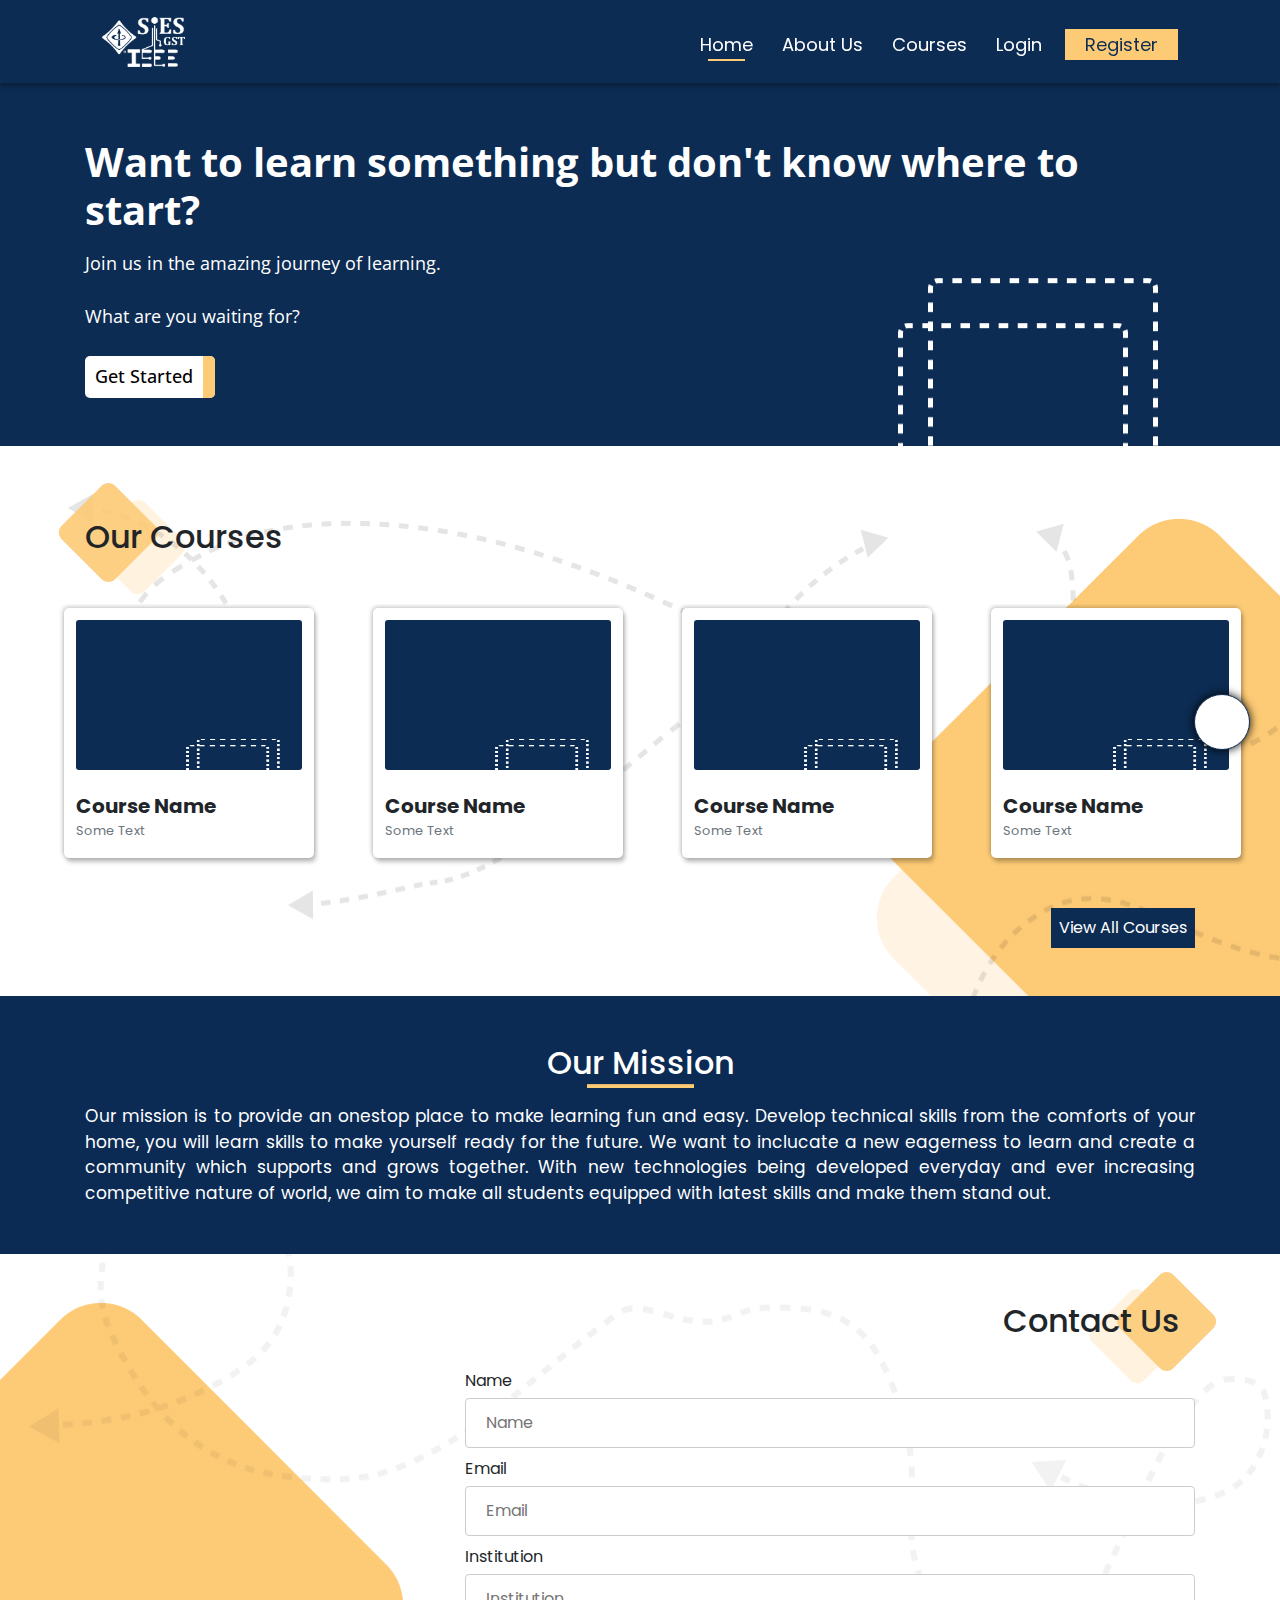
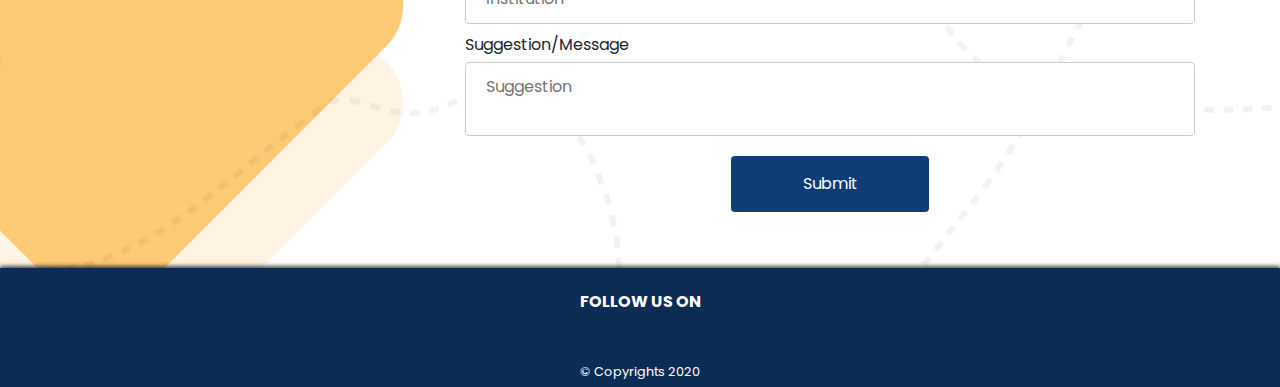
<file: index.html>
<!DOCTYPE html>
<html>
<head>
    <title>Welcome to IEEE SIESGST</title>

    <!-- Meta tag Keywords -->
    <meta name="viewport" content="width=device-width, initial-scale=1">
    <meta charset="UTF-8" />
    <meta name="description" content="Official website of IEEE student chapter of SIES GST, Navi Mumbai.">
    <meta name="keywords" content="IEEE, ieee, sies, gst, siesgst, official, student, website, home">
    <meta name="author" content="IEEE SIES GST Student Chapter">

    <!--whatsapp and fb-->
    <meta property="og:title" content="IEEE SIES GST" />
    <meta property="og:description" content="Official website of IEEE student chapter of SIES GST, Navi Mumbai." />
    <meta property="og:url" content="https://ieeesiesgst.co.in" />
    <meta property="og:type" content="website" />
    <meta property="og:image" content="https://ieeesiesgst.co.in/images/ieeeicon.png" />
    <meta property="og:image:type" content="image/png" />
    <meta property="og:image:width" content="512" />
    <meta property="og:image:height" content="512" />
    <meta property="og:image:alt" content="IEEE SIES GST" />

    <!--twitter-->
    <meta property="twitter:card" content="summary_large_image" />
    <meta property="twitter:title" content="IEEE SIES GST" />
    <meta property="twitter:description" content="Official website of IEEE student chapter of SIES GST, Navi Mumbai." />
    <meta property="twitter:image" content="https://ieeesiesgst.co.in/images/ieeeicon.png" />

    <!-- Chrome, Firefox OS and Opera -->
    <meta name="theme-color" content="#000">
    <!-- Windows Phone -->
    <meta name="msapplication-navbutton-color" content="#000">
    <!-- iOS Safari -->
    <meta name="apple-mobile-web-app-status-bar-style" content="#000">

    <!-- //Meta tag Keywords -->
    
    <!-- Bootstrap -->
    <!-- CSS only -->
    <link rel="stylesheet" href="https://stackpath.bootstrapcdn.com/bootstrap/4.5.2/css/bootstrap.min.css" integrity="sha384-JcKb8q3iqJ61gNV9KGb8thSsNjpSL0n8PARn9HuZOnIxN0hoP+VmmDGMN5t9UJ0Z" crossorigin="anonymous">

    <!-- JS, Popper.js, and jQuery -->
    <script src="https://code.jquery.com/jquery-3.5.1.min.js" integrity="sha256-9/aliU8dGd2tb6OSsuzixeV4y/faTqgFtohetphbbj0=" crossorigin="anonymous"></script>
    <script src="https://cdn.jsdelivr.net/npm/popper.js@1.16.1/dist/umd/popper.min.js" integrity="sha384-9/reFTGAW83EW2RDu2S0VKaIzap3H66lZH81PoYlFhbGU+6BZp6G7niu735Sk7lN" crossorigin="anonymous"></script>
    <script src="https://stackpath.bootstrapcdn.com/bootstrap/4.5.2/js/bootstrap.min.js" integrity="sha384-B4gt1jrGC7Jh4AgTPSdUtOBvfO8shuf57BaghqFfPlYxofvL8/KUEfYiJOMMV+rV" crossorigin="anonymous"></script>

    <!-- CSS -->
    <link rel="stylesheet" href="css/style.css">
    
    <!-- Google Fonts -->
    <link href="https://fonts.googleapis.com/css2?family=Open+Sans:ital,wght@0,300;0,400;0,600;0,700;1,300;1,400;1,600;1,700&family=Poppins:ital,wght@0,300;0,400;0,500;0,600;0,700;1,300;1,400;1,500;1,600;1,700&display=swap" rel="stylesheet">

    <!-- FontAwesome -->
    <link rel="stylesheet" href="https://use.fontawesome.com/releases/v5.14.0/css/all.css" integrity="sha384-HzLeBuhoNPvSl5KYnjx0BT+WB0QEEqLprO+NBkkk5gbc67FTaL7XIGa2w1L0Xbgc" crossorigin="anonymous">

    <link rel="shortcut icon" href="images/favicon.png">
    <link rel="icon" href="images/favicon.png">
    <link rel="apple-touch-icon" href="images/apple-touch-icon.png">


    <script type="text/javascript">
        
        function menu(){

            let x = document.getElementById("navbar");

            if(x.style.maxHeight == '60px' || x.style.maxHeight == '' || x.style.height == '60px'){
                x.style.maxHeight = " 1000px";
                document.getElementById('bar1').style.transform = 'rotate(-45deg) translate(-3px,7px)';
                document.getElementById('bar3').style.transform = 'rotate(45deg) translate(-3px,-7px)';
                document.getElementById('bar2').style.opacity = '0';
                document.getElementById('notnav').style.display = 'block';
                setTimeout(function() {
                    x.style.transition = '';
                    x.style.transition = '0.5s cubic-bezier(0, 1, 0, 1)';
                }, 500);
            }
            else
            {
                x.style.maxHeight = "60px";
                document.getElementById('bar1').style.transform = 'rotate(0deg) translate(0px,0px)';
                document.getElementById('bar3').style.transform = 'rotate(0deg) translate(0px,0px)';
                document.getElementById('bar2').style.opacity = '1';
                document.getElementById('notnav').style.display = 'none';
                setTimeout(function() {
                    x.style.transition = '';
                    x.style.transition = '1s ease-in;';
                }, 500);
            }
        }

        function navchange() {
            if(window.innerWidth > 850 && window.scrollY > 2)
            {
                document.getElementById('nav-logo-image').style.marginTop = '13px';
                document.getElementById('nav-logo-image').style.height = '44px';
                document.getElementById('navbar-ul').style.marginTop = '20px';
                document.getElementById('navbar').style.height = '70px';
            }

            else if(window.innerWidth > 850 && window.scrollY <= 2)
            {
                document.getElementById('nav-logo-image').style.marginTop = '17px';
                document.getElementById('nav-logo-image').style.height = '50px';
                document.getElementById('navbar-ul').style.marginTop = '29px';
                document.getElementById('navbar').style.height = '83px';
            }

            else
            {
                document.getElementById('nav-logo-image').style.marginTop = '10px';
                document.getElementById('nav-logo-image').style.height = '40px';
                document.getElementById('navbar-ul').style.marginTop = '60px';
                document.getElementById('navbar').style.height = 'auto';
            }
        }

        function course_scroll(x)
        {
            var scroll_course = document.getElementById('home-course-scroll');

            if(window.innerWidth>576)
            {
                if(x==1)
                {
                    scroll_course.scroll(scroll_course.scrollLeft-500,0);
                }

                else if(x==2)
                {
                    scroll_course.scroll(scroll_course.scrollLeft+500,0);
                }

                if(scroll_course.scrollLeft>0)
                {
                    $('.home-course-button-left').css('display','block');
                }
                else
                {
                    $('.home-course-button-left').css('display','none');
                }

                if((scroll_course.scrollWidth - window.innerWidth)>scroll_course.scrollLeft)
                {
                    $('.home-course-button-right').css('display','block');
                }
                else
                {
                    $('.home-course-button-right').css('display','none');
                }
            }
            else
            {
                $('.home-course-button').css('display','none');
            }
        }

    </script>
    

</head>
<body>

	
    <nav class="position-fixed topnav" id="navbar">

        <div class="nav-logo position-absolute">
            <a href="#"><img src="images/IEEE SIESGST_Certificate Logo Vector.png" class="nav-logo-img" id="nav-logo-image" alt=""></a>
        </div>

        <div class="toggle-bars position-absolute" onclick="menu();">
            <div class="bar-1 bar" id="bar1"></div>
            <div class="bar-2 bar" id="bar2"></div>
            <div class="bar-3 bar" id="bar3"></div>
        </div>

        <ul class="navbar-ul mb-0" id="navbar-ul">
            <a href="#" class="navbar-link">
                <li class="navbar-list active"><div class="navbar-link-text d-inline">Home</div></li>
            </a>
            <a href="#" class="navbar-link">
                <li class="navbar-list"><div class="navbar-link-text d-inline">About Us</div></li>
            </a>
            <a href="#" class="navbar-link">
                <li class="navbar-list"><div class="navbar-link-text d-inline">Courses</div></li>
            </a>
            <a href="#" class="navbar-link">
                <li class="navbar-list"><div class="navbar-link-text d-inline">Login</div></li>
            </a>
            <a href="#" class="navbar-link" id="reg-link">
                <li class="navbar-list" id="reg-list"><div class="navbar-link-text d-inline">Register</div></li>
            </a>
        </ul>

    </nav>


    <div id="notnav" class="position-fixed h-100 w-100" onclick="menu();"></div>


    <!--Header-->
    <div class="header">
        <div class="container">
            <h1 class="pt-5 pb-3">Want to learn something but don't know where to start?</h1>
            <p>Join us in the amazing journey of learning.</p>
            <p>What are you waiting for?</p>
            <div class="pb-5">
              <div class="get-started"><h4>Get Started</h4><button class = "yellow-button"><i class = "fa fa-angle-right"></i></button></div>
            </div>
        </div>
    </div>
    <!--Header Ends-->


	
    <div id="home-courses" class="pb-5">
        <div class="home-head pt-5 pb-4 container my-sm-4 my-2">
            <h2 class="mb-0"><span class="box-bg-home-courses">Our Courses</span></h2>
        </div>
        <div class="home-course-div position-relative">

            <button class="home-course-button home-course-button-left position-absolute text-center btn" onclick="course_scroll(1);"><i class="fas fa-angle-double-left"></i></button>

            <button class="home-course-button home-course-button-right position-absolute text-center btn" onclick="course_scroll(2);"><i class="fas fa-angle-double-right"></i></button>

            <div class="home-course-scroll pb-5 pt-md-1 px-1" id="home-course-scroll">


                <div class="home-course-card mb-5">
                    <div class="home-card-img-div">
                        <img src="images/Mobile_bg.jpg" class="home-card-img" alt="">
                    </div>
                    <div class="home-course-name pt-4">
                        <h5 class="mb-0"><b>Course Name</b></h5>
                    </div>
                    <div class="home-course-text text-muted">
                        <small>Some Text</small>
                    </div>
                </div>


                <div class="home-course-card mb-5">
                    <div class="home-card-img-div">
                        <img src="images/Mobile_bg.jpg" class="home-card-img" alt="">
                    </div>
                    <div class="home-course-name pt-4">
                        <h5 class="mb-0"><b>Course Name</b></h5>
                    </div>
                    <div class="home-course-text text-muted">
                        <small>Some Text</small>
                    </div>
                </div>


                <div class="home-course-card mb-5">
                    <div class="home-card-img-div">
                        <img src="images/Mobile_bg.jpg" class="home-card-img" alt="">
                    </div>
                    <div class="home-course-name pt-4">
                        <h5 class="mb-0"><b>Course Name</b></h5>
                    </div>
                    <div class="home-course-text text-muted">
                        <small>Some Text</small>
                    </div>
                </div>


                <div class="home-course-card mb-5">
                    <div class="home-card-img-div">
                        <img src="images/Mobile_bg.jpg" class="home-card-img" alt="">
                    </div>
                    <div class="home-course-name pt-4">
                        <h5 class="mb-0"><b>Course Name</b></h5>
                    </div>
                    <div class="home-course-text text-muted">
                        <small>Some Text</small>
                    </div>
                </div>


                <div class="home-course-card mb-5">
                    <div class="home-card-img-div">
                        <img src="images/Mobile_bg.jpg" class="home-card-img" alt="">
                    </div>
                    <div class="home-course-name pt-4">
                        <h5 class="mb-0"><b>Course Name</b></h5>
                    </div>
                    <div class="home-course-text text-muted">
                        <small>Some Text</small>
                    </div>
                </div>


                <div class="home-course-card mb-5">
                    <div class="home-card-img-div">
                        <img src="images/Mobile_bg.jpg" class="home-card-img" alt="">
                    </div>
                    <div class="home-course-name pt-4">
                        <h5 class="mb-0"><b>Course Name</b></h5>
                    </div>
                    <div class="home-course-text text-muted">
                        <small>Some Text</small>
                    </div>
                </div>


                <div class="home-course-card mb-5">
                    <div class="home-card-img-div">
                        <img src="images/Mobile_bg.jpg" class="home-card-img" alt="">
                    </div>
                    <div class="home-course-name pt-4">
                        <h5 class="mb-0"><b>Course Name</b></h5>
                    </div>
                    <div class="home-course-text text-muted">
                        <small>Some Text</small>
                    </div>
                </div>


                <div class="home-course-card mb-5">
                    <div class="home-card-img-div">
                        <img src="images/Mobile_bg.jpg" class="home-card-img" alt="">
                    </div>
                    <div class="home-course-name pt-4">
                        <h5 class="mb-0"><b>Course Name</b></h5>
                    </div>
                    <div class="home-course-text text-muted">
                        <small>Some Text</small>
                    </div>
                </div>


                <div class="home-course-card mb-5">
                    <div class="home-card-img-div">
                        <img src="images/Mobile_bg.jpg" class="home-card-img" alt="">
                    </div>
                    <div class="home-course-name pt-4">
                        <h5 class="mb-0"><b>Course Name</b></h5>
                    </div>
                    <div class="home-course-text text-muted">
                        <small>Some Text</small>
                    </div>
                </div>


                <div class="home-course-card mb-5">
                    <div class="home-card-img-div">
                        <img src="images/Mobile_bg.jpg" class="home-card-img" alt="">
                    </div>
                    <div class="home-course-name pt-4">
                        <h5 class="mb-0"><b>Course Name</b></h5>
                    </div>
                    <div class="home-course-text text-muted">
                        <small>Some Text</small>
                    </div>
                </div>


                <div class="home-course-card mb-5">
                    <div class="home-card-img-div">
                        <img src="images/Mobile_bg.jpg" class="home-card-img" alt="">
                    </div>
                    <div class="home-course-name pt-4">
                        <h5 class="mb-0"><b>Course Name</b></h5>
                    </div>
                    <div class="home-course-text text-muted">
                        <small>Some Text</small>
                    </div>
                </div>


                <div class="home-course-card mb-5">
                    <div class="home-card-img-div">
                        <img src="images/Mobile_bg.jpg" class="home-card-img" alt="">
                    </div>
                    <div class="home-course-name pt-4">
                        <h5 class="mb-0"><b>Course Name</b></h5>
                    </div>
                    <div class="home-course-text text-muted">
                        <small>Some Text</small>
                    </div>
                </div>


            </div>
        </div>
        <div class="text-right container mt-4">
            <a class="py-2 px-2 home-view-courses text-white btn">View All Courses</a>
        </div>
    </div>







	<div id="home-our-mission">
        <div class="container">
            <div class="row align-items-center justify-content-between">
                
                <div class="col-12 py-xl-5 py-4">
                    <div class="home-head container">
                        <h2 class="mb-0 text-white text-center mb-n3">Our Mission</h2>
                    </div>
                    <hr class="hr-p">
                    <p class="mb-0 mission-para text-justify">Our mission is to provide an onestop place to make learning fun and easy. Develop technical skills from the comforts of your home, you will learn skills to make yourself ready for the future. We want to inclucate a new eagerness to learn and create a community which supports and grows together. With new technologies being developed everyday and ever increasing competitive nature of world, we aim to make all students equipped with latest skills and make them stand out.</p>
                </div>
                
            </div>
            
        </div>
    </div>

    <div id="home-form">
    	<div class="container">
    		<div class="row pb-lg-5 pb-4">
    			<div class="col-lg-4"></div>
    			<div class="col-lg-8">

    				<form action="" class="pt-5" autocomplete="off">
    					<div class="home-head pb-4 container text-right">
                            <h2 class="mb-0"><span class="box-bg-home-contact">Contact Us</span></h2>
                        </div>
    <label for="name" class="mb-0 mt-1">Name</label>
    <input class="home-form-input-t" type="text" id="name" name="name" placeholder="Name">

    <label for="email" class="mb-0 mt-1">Email</label>
    <input class="home-form-input-t" type="text" id="email" name="email" placeholder="Email">

    <label for="institution" class="mb-0 mt-1">Institution</label>
    <input class="home-form-input-t" type="text" id="institution" name="institution" placeholder="Institution">

    <label for="suggestion" class="mb-0 mt-1">Suggestion/Message</label>
    <textarea class="suggest-txt" id="suggestion" name="suggestion" placeholder="Suggestion"></textarea>
  
    <center><input class="home-form-input-s py-2 py-sm-3" type="submit" value="Submit"></center>
  </form>
    			</div>
    		</div>
    	</div>
    </div>


<!-- Footer -->

<footer class="footer">
  <div class="container">
      
    <h6 class="text-center text-white pt-4"><b>FOLLOW US ON</b></h6>  
    <div class="row  Footericons justify-content-center">
        <a href="#"><i class="footer-icons fab fa-linkedin mr-3"></i></a>
        <a href="#"><i class="footer-icons fab fa-youtube mr-3"></i></a>
        <a href="#"><i class="footer-icons fab fa-instagram mr-3"></i></a>
        <a href="#"><i class="footer-icons fab fa-facebook mr-3"></i></a>
        <a href="#"><i class="footer-icons fab fa-github mr-3"></i></a>
        
    </div>
    <div class="text-center pt-3 pb-1"><small class="text-white">&copy; Copyrights 2020</small></div>
</div>

 <!-- Code by Mrunal -->


</footer>

<!-- //Footer -->


<script>

    course_scroll(0);

window.onresize = function() {
    let x = document.getElementById("navbar");
    navchange();
    if(window.innerWidth > 850)
    {
        x.style.maxHeight = "1000px";
        document.getElementById('bar1').style.transform = 'rotate(0deg) translate(0px,0px)';
        document.getElementById('bar3').style.transform = 'rotate(0deg) translate(0px,0px)';
        document.getElementById('bar2').style.opacity = '1';
        document.getElementById('notnav').style.display = 'none';
    }
    else
    {
        x.style.maxHeight = "60px";
        document.getElementById('bar1').style.transform = 'rotate(0deg) translate(0px,0px)';
        document.getElementById('bar3').style.transform = 'rotate(0deg) translate(0px,0px)';
        document.getElementById('bar2').style.opacity = '1';
        document.getElementById('notnav').style.display = 'none';
    }

    course_scroll(0);
};

window.onscroll = function() {
    navchange();
}

document.getElementById('home-course-scroll').onscroll = function() {
    if(window.innerWidth>576)
    {
        course_scroll(0);
    }
}


</script>

</body>
</html>
</file>
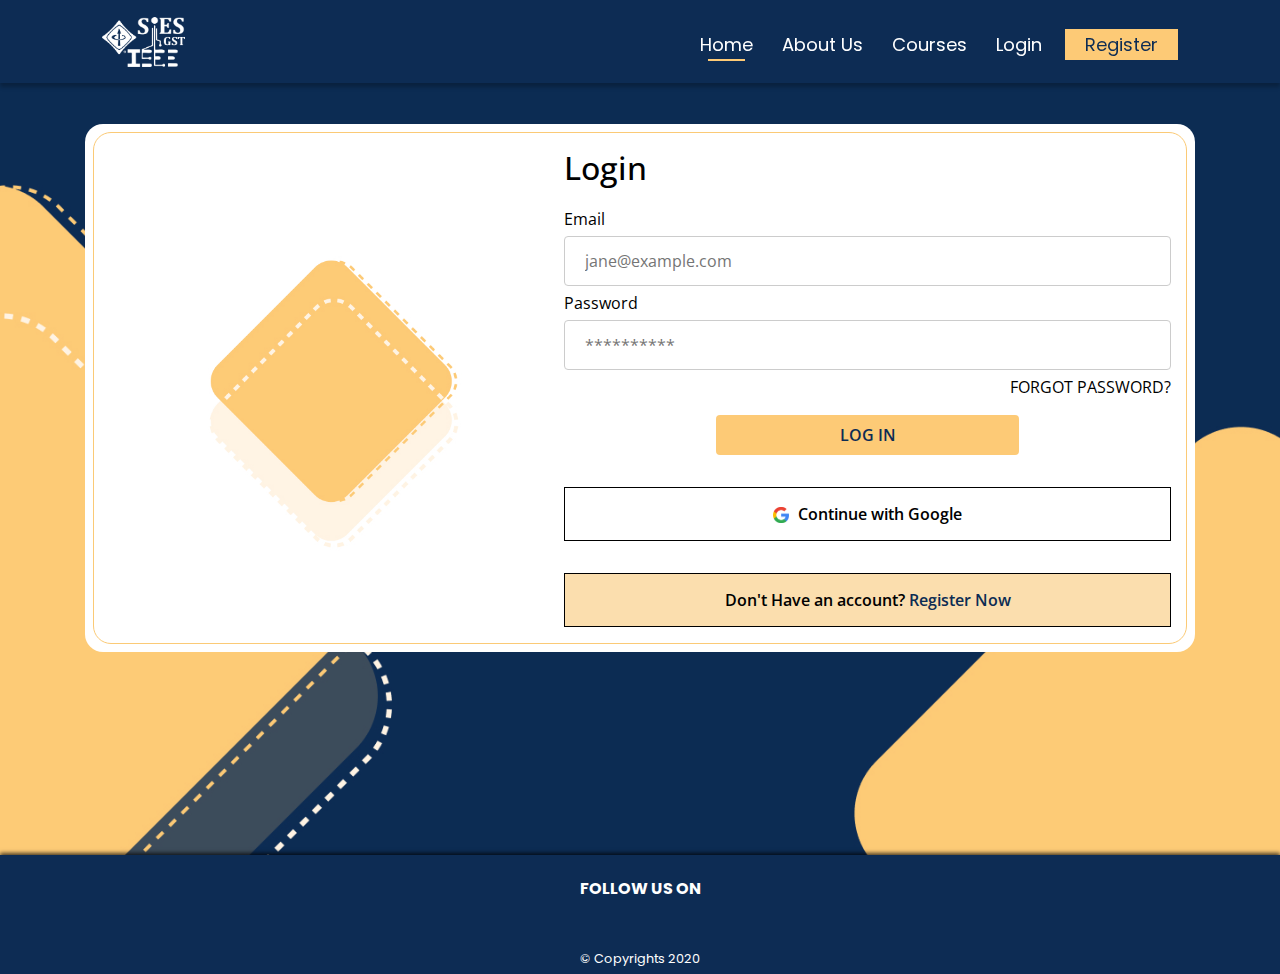
<file: login.html>
<!DOCTYPE html>
<html>
<head>
    <title>Welcome to IEEE SIESGST</title>

    <!-- Meta tag Keywords -->
    <meta name="viewport" content="width=device-width, initial-scale=1">
    <meta charset="UTF-8" />
    <meta name="description" content="Official website of IEEE student chapter of SIES GST, Navi Mumbai.">
    <meta name="keywords" content="IEEE, ieee, sies, gst, siesgst, official, student, website, home">
    <meta name="author" content="IEEE SIES GST Student Chapter">

    <!--whatsapp and fb-->
    <meta property="og:title" content="IEEE SIES GST" />
    <meta property="og:description" content="Official website of IEEE student chapter of SIES GST, Navi Mumbai." />
    <meta property="og:url" content="https://ieeesiesgst.co.in" />
    <meta property="og:type" content="website" />
    <meta property="og:image" content="https://ieeesiesgst.co.in/images/ieeeicon.png" />
    <meta property="og:image:type" content="image/png" />
    <meta property="og:image:width" content="512" />
    <meta property="og:image:height" content="512" />
    <meta property="og:image:alt" content="IEEE SIES GST" />

    <!--twitter-->
    <meta property="twitter:card" content="summary_large_image" />
    <meta property="twitter:title" content="IEEE SIES GST" />
    <meta property="twitter:description" content="Official website of IEEE student chapter of SIES GST, Navi Mumbai." />
    <meta property="twitter:image" content="https://ieeesiesgst.co.in/images/ieeeicon.png" />

    <!-- Chrome, Firefox OS and Opera -->
    <meta name="theme-color" content="#000">
    <!-- Windows Phone -->
    <meta name="msapplication-navbutton-color" content="#000">
    <!-- iOS Safari -->
    <meta name="apple-mobile-web-app-status-bar-style" content="#000">

    <!-- //Meta tag Keywords -->
    
    <!-- Bootstrap -->
    <!-- CSS only -->
    <link rel="stylesheet" href="https://stackpath.bootstrapcdn.com/bootstrap/4.5.2/css/bootstrap.min.css" integrity="sha384-JcKb8q3iqJ61gNV9KGb8thSsNjpSL0n8PARn9HuZOnIxN0hoP+VmmDGMN5t9UJ0Z" crossorigin="anonymous">

    <!-- JS, Popper.js, and jQuery -->
    <script src="https://code.jquery.com/jquery-3.5.1.min.js" integrity="sha256-9/aliU8dGd2tb6OSsuzixeV4y/faTqgFtohetphbbj0=" crossorigin="anonymous"></script>
    <script src="https://cdn.jsdelivr.net/npm/popper.js@1.16.1/dist/umd/popper.min.js" integrity="sha384-9/reFTGAW83EW2RDu2S0VKaIzap3H66lZH81PoYlFhbGU+6BZp6G7niu735Sk7lN" crossorigin="anonymous"></script>
    <script src="https://stackpath.bootstrapcdn.com/bootstrap/4.5.2/js/bootstrap.min.js" integrity="sha384-B4gt1jrGC7Jh4AgTPSdUtOBvfO8shuf57BaghqFfPlYxofvL8/KUEfYiJOMMV+rV" crossorigin="anonymous"></script>

    <!-- CSS -->
    <link rel="stylesheet" href="css/style.css">
    
    <!-- Google Fonts -->
    <link href="https://fonts.googleapis.com/css2?family=Open+Sans:ital,wght@0,300;0,400;0,600;0,700;1,300;1,400;1,600;1,700&family=Poppins:ital,wght@0,300;0,400;0,500;0,600;0,700;1,300;1,400;1,500;1,600;1,700&display=swap" rel="stylesheet">

    <!-- FontAwesome -->
    <link rel="stylesheet" href="https://use.fontawesome.com/releases/v5.14.0/css/all.css" integrity="sha384-HzLeBuhoNPvSl5KYnjx0BT+WB0QEEqLprO+NBkkk5gbc67FTaL7XIGa2w1L0Xbgc" crossorigin="anonymous">

    <link rel="shortcut icon" href="images/favicon.png">
    <link rel="icon" href="images/favicon.png">
    <link rel="apple-touch-icon" href="images/apple-touch-icon.png">


    <script type="text/javascript">
        
        function menu(){

            let x = document.getElementById("navbar");

            if(x.style.maxHeight == '60px' || x.style.maxHeight == '' || x.style.height == '60px'){
                x.style.maxHeight = " 1000px";
                document.getElementById('bar1').style.transform = 'rotate(-45deg) translate(-3px,7px)';
                document.getElementById('bar3').style.transform = 'rotate(45deg) translate(-3px,-7px)';
                document.getElementById('bar2').style.opacity = '0';
                document.getElementById('notnav').style.display = 'block';
                setTimeout(function() {
                    x.style.transition = '';
                    x.style.transition = '0.5s cubic-bezier(0, 1, 0, 1)';
                }, 500);
            }
            else
            {
                x.style.maxHeight = "60px";
                document.getElementById('bar1').style.transform = 'rotate(0deg) translate(0px,0px)';
                document.getElementById('bar3').style.transform = 'rotate(0deg) translate(0px,0px)';
                document.getElementById('bar2').style.opacity = '1';
                document.getElementById('notnav').style.display = 'none';
                setTimeout(function() {
                    x.style.transition = '';
                    x.style.transition = '1s ease-in;';
                }, 500);
            }
        }

        function navchange() {
            if(window.innerWidth > 850 && window.scrollY > 2)
            {
                document.getElementById('nav-logo-image').style.marginTop = '13px';
                document.getElementById('nav-logo-image').style.height = '44px';
                document.getElementById('navbar-ul').style.marginTop = '20px';
                document.getElementById('navbar').style.height = '70px';
            }

            else if(window.innerWidth > 850 && window.scrollY <= 2)
            {
                document.getElementById('nav-logo-image').style.marginTop = '17px';
                document.getElementById('nav-logo-image').style.height = '50px';
                document.getElementById('navbar-ul').style.marginTop = '29px';
                document.getElementById('navbar').style.height = '83px';
            }

            else
            {
                document.getElementById('nav-logo-image').style.marginTop = '10px';
                document.getElementById('nav-logo-image').style.height = '40px';
                document.getElementById('navbar-ul').style.marginTop = '60px';
                document.getElementById('navbar').style.height = 'auto';
            }
        }

    </script>
    

</head>
<body>

    
    <nav class="position-fixed topnav" id="navbar">

        <div class="nav-logo position-absolute">
            <a href="#"><img src="images/IEEE SIESGST_Certificate Logo Vector.png" class="nav-logo-img" id="nav-logo-image" alt=""></a>
        </div>

        <div class="toggle-bars position-absolute" onclick="menu();">
            <div class="bar-1 bar" id="bar1"></div>
            <div class="bar-2 bar" id="bar2"></div>
            <div class="bar-3 bar" id="bar3"></div>
        </div>

        <ul class="navbar-ul mb-0" id="navbar-ul">
            <a href="#" class="navbar-link">
                <li class="navbar-list active"><div class="navbar-link-text d-inline">Home</div></li>
            </a>
            <a href="#" class="navbar-link">
                <li class="navbar-list"><div class="navbar-link-text d-inline">About Us</div></li>
            </a>
            <a href="#" class="navbar-link">
                <li class="navbar-list"><div class="navbar-link-text d-inline">Courses</div></li>
            </a>
            <a href="#" class="navbar-link">
                <li class="navbar-list"><div class="navbar-link-text d-inline">Login</div></li>
            </a>
            <a href="#" class="navbar-link" id="reg-link">
                <li class="navbar-list" id="reg-list"><div class="navbar-link-text d-inline">Register</div></li>
            </a>
        </ul>

    </nav>


    <div id="notnav" class="position-fixed h-100 w-100" onclick="menu();"></div>



    <!-- Login start -->
<div class="login"><br>
    <div class="container">
        <div class="row outer-box mx-sm-0 mx-1" >
            <div class="container p-sm-2 p-0">
                <div class="row inner-box m-0">
                    <div class="col-md-5 d-none d-md-block">
                        <img class="login-square img-responsive" src="images\login-square.jpg">
                    </div>
                    <div class="col-md-7">
                        <form action="" autocomplete="off">
                        <div class="home-head text-center">
                            <h2 class="my-3 text-left">Login</h2>
                        </div>
    <label for="Email" class="mb-0 mt-1">Email</label>
    <input class="home-form-input-t" type="email" id="email" name="email" placeholder="jane@example.com">

    <label for="Password" class="mb-0" mt-1>Password</label>
    <input class="home-form-input-t" type="password" id="password" name="password" placeholder="**********">

    <a href='#' class="forgot-pw">FORGOT PASSWORD?</a>
    <br><br>
    <center><input class="login-form-input-s py-2 my-3" type="submit" value="LOG IN"></center>
  </form>
  <center><button class="cont-google my-3" type="submit"><img src="images/google.png" alt="" class="d-inline-block google-signin"> <span class="d-inline-block">Continue with Google</span></button></center>
  <div class="container">
    <div class="row">
        <button class="register-button my-3"><span class="d-inline-block">Don't Have an account?</span> <span class="regnow d-inline-block"> Register Now</span></button>
    </div>
  </div>
                    </div>
                </div>
            </div>
        </div>
    </div><br>
</div>
    <!-- Login end -->
    


<!-- Footer -->

<footer class="footer">
  <div class="container">
      
    <h6 class="text-center text-white pt-4"><b>FOLLOW US ON</b></h6>  
    <div class="row  Footericons justify-content-center">
        <a href="#"><i class="footer-icons fab fa-linkedin mr-3"></i></a>
        <a href="#"><i class="footer-icons fab fa-youtube mr-3"></i></a>
        <a href="#"><i class="footer-icons fab fa-instagram mr-3"></i></a>
        <a href="#"><i class="footer-icons fab fa-facebook mr-3"></i></a>
        <a href="#"><i class="footer-icons fab fa-github mr-3"></i></a>
        
    </div>
    <div class="text-center pt-3 pb-1"><small class="text-white">&copy; Copyrights 2020</small></div>
</div>

 <!-- Code by Mrunal -->


</footer>

<!-- //Footer -->


<script>

window.onresize = function() {
    let x = document.getElementById("navbar");
    navchange();
    if(window.innerWidth > 850)
    {
        x.style.maxHeight = "1000px";
        document.getElementById('bar1').style.transform = 'rotate(0deg) translate(0px,0px)';
        document.getElementById('bar3').style.transform = 'rotate(0deg) translate(0px,0px)';
        document.getElementById('bar2').style.opacity = '1';
        document.getElementById('notnav').style.display = 'none';
    }
    else
    {
        x.style.maxHeight = "60px";
        document.getElementById('bar1').style.transform = 'rotate(0deg) translate(0px,0px)';
        document.getElementById('bar3').style.transform = 'rotate(0deg) translate(0px,0px)';
        document.getElementById('bar2').style.opacity = '1';
        document.getElementById('notnav').style.display = 'none';
    }
};

window.onscroll = function() {
    navchange();
}


</script>

</body>
</html>
</file>
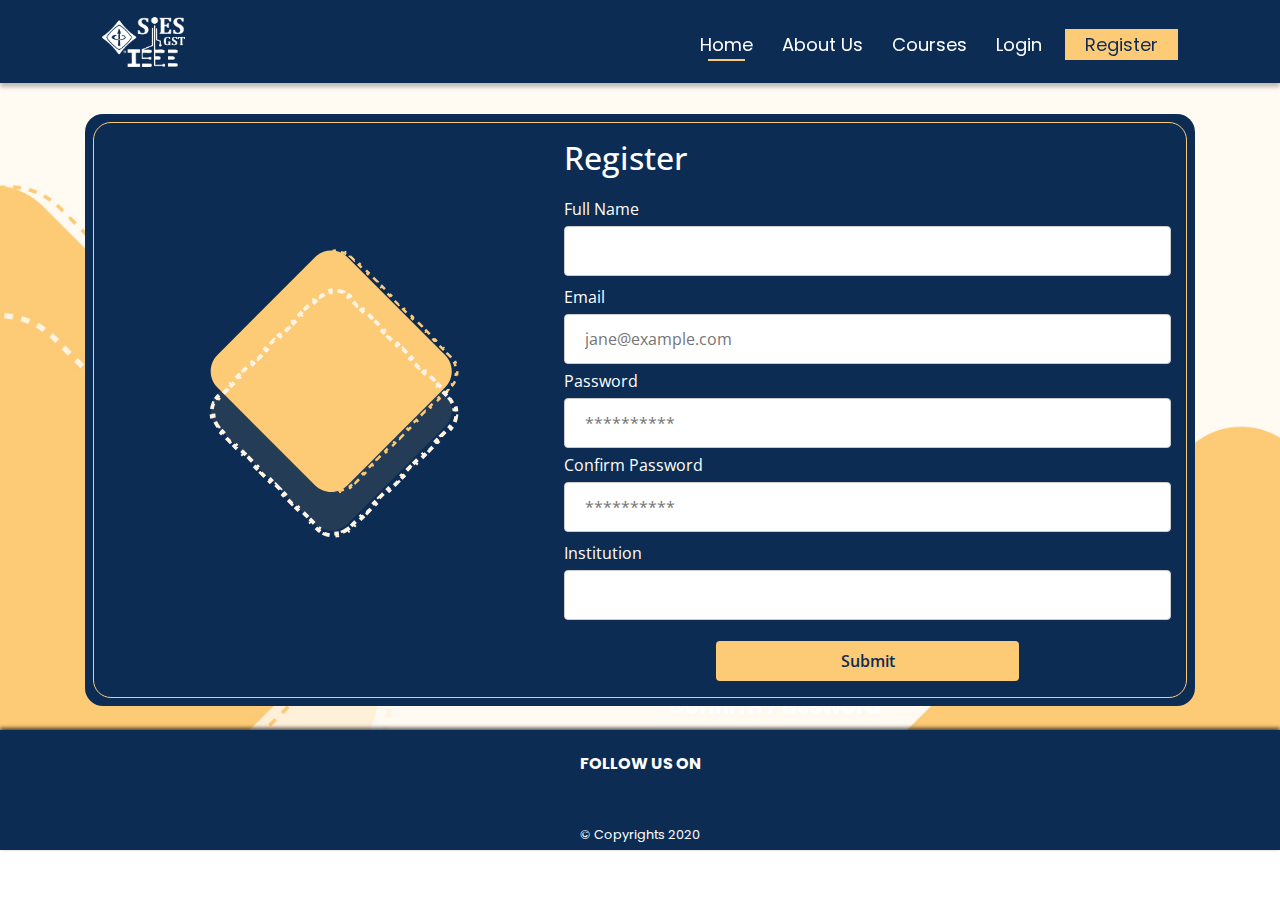
<file: register.html>
<!DOCTYPE html>
<html>
<head>
    <title>Welcome to IEEE SIESGST</title>

    <!-- Meta tag Keywords -->
    <meta name="viewport" content="width=device-width, initial-scale=1">
    <meta charset="UTF-8" />
    <meta name="description" content="Official website of IEEE student chapter of SIES GST, Navi Mumbai.">
    <meta name="keywords" content="IEEE, ieee, sies, gst, siesgst, official, student, website, home">
    <meta name="author" content="IEEE SIES GST Student Chapter">

    <!--whatsapp and fb-->
    <meta property="og:title" content="IEEE SIES GST" />
    <meta property="og:description" content="Official website of IEEE student chapter of SIES GST, Navi Mumbai." />
    <meta property="og:url" content="https://ieeesiesgst.co.in" />
    <meta property="og:type" content="website" />
    <meta property="og:image" content="https://ieeesiesgst.co.in/images/ieeeicon.png" />
    <meta property="og:image:type" content="image/png" />
    <meta property="og:image:width" content="512" />
    <meta property="og:image:height" content="512" />
    <meta property="og:image:alt" content="IEEE SIES GST" />

    <!--twitter-->
    <meta property="twitter:card" content="summary_large_image" />
    <meta property="twitter:title" content="IEEE SIES GST" />
    <meta property="twitter:description" content="Official website of IEEE student chapter of SIES GST, Navi Mumbai." />
    <meta property="twitter:image" content="https://ieeesiesgst.co.in/images/ieeeicon.png" />

    <!-- Chrome, Firefox OS and Opera -->
    <meta name="theme-color" content="#000">
    <!-- Windows Phone -->
    <meta name="msapplication-navbutton-color" content="#000">
    <!-- iOS Safari -->
    <meta name="apple-mobile-web-app-status-bar-style" content="#000">

    <!-- //Meta tag Keywords -->
    
    <!-- Bootstrap -->
    <!-- CSS only -->
    <link rel="stylesheet" href="https://stackpath.bootstrapcdn.com/bootstrap/4.5.2/css/bootstrap.min.css" integrity="sha384-JcKb8q3iqJ61gNV9KGb8thSsNjpSL0n8PARn9HuZOnIxN0hoP+VmmDGMN5t9UJ0Z" crossorigin="anonymous">

    <!-- JS, Popper.js, and jQuery -->
    <script src="https://code.jquery.com/jquery-3.5.1.min.js" integrity="sha256-9/aliU8dGd2tb6OSsuzixeV4y/faTqgFtohetphbbj0=" crossorigin="anonymous"></script>
    <script src="https://cdn.jsdelivr.net/npm/popper.js@1.16.1/dist/umd/popper.min.js" integrity="sha384-9/reFTGAW83EW2RDu2S0VKaIzap3H66lZH81PoYlFhbGU+6BZp6G7niu735Sk7lN" crossorigin="anonymous"></script>
    <script src="https://stackpath.bootstrapcdn.com/bootstrap/4.5.2/js/bootstrap.min.js" integrity="sha384-B4gt1jrGC7Jh4AgTPSdUtOBvfO8shuf57BaghqFfPlYxofvL8/KUEfYiJOMMV+rV" crossorigin="anonymous"></script>

    <!-- CSS -->
    <link rel="stylesheet" href="css/style.css">
    
    <!-- Google Fonts -->
    <link href="https://fonts.googleapis.com/css2?family=Open+Sans:ital,wght@0,300;0,400;0,600;0,700;1,300;1,400;1,600;1,700&family=Poppins:ital,wght@0,300;0,400;0,500;0,600;0,700;1,300;1,400;1,500;1,600;1,700&display=swap" rel="stylesheet">

    <!-- FontAwesome -->
    <link rel="stylesheet" href="https://use.fontawesome.com/releases/v5.14.0/css/all.css" integrity="sha384-HzLeBuhoNPvSl5KYnjx0BT+WB0QEEqLprO+NBkkk5gbc67FTaL7XIGa2w1L0Xbgc" crossorigin="anonymous">

    <link rel="shortcut icon" href="images/favicon.png">
    <link rel="icon" href="images/favicon.png">
    <link rel="apple-touch-icon" href="images/apple-touch-icon.png">


    <script type="text/javascript">
        
        function menu(){

            let x = document.getElementById("navbar");

            if(x.style.maxHeight == '60px' || x.style.maxHeight == '' || x.style.height == '60px'){
                x.style.maxHeight = " 1000px";
                document.getElementById('bar1').style.transform = 'rotate(-45deg) translate(-3px,7px)';
                document.getElementById('bar3').style.transform = 'rotate(45deg) translate(-3px,-7px)';
                document.getElementById('bar2').style.opacity = '0';
                document.getElementById('notnav').style.display = 'block';
                setTimeout(function() {
                    x.style.transition = '';
                    x.style.transition = '0.5s cubic-bezier(0, 1, 0, 1)';
                }, 500);
            }
            else
            {
                x.style.maxHeight = "60px";
                document.getElementById('bar1').style.transform = 'rotate(0deg) translate(0px,0px)';
                document.getElementById('bar3').style.transform = 'rotate(0deg) translate(0px,0px)';
                document.getElementById('bar2').style.opacity = '1';
                document.getElementById('notnav').style.display = 'none';
                setTimeout(function() {
                    x.style.transition = '';
                    x.style.transition = '1s ease-in;';
                }, 500);
            }
        }

        function navchange() {
            if(window.innerWidth > 850 && window.scrollY > 2)
            {
                document.getElementById('nav-logo-image').style.marginTop = '13px';
                document.getElementById('nav-logo-image').style.height = '44px';
                document.getElementById('navbar-ul').style.marginTop = '20px';
                document.getElementById('navbar').style.height = '70px';
            }

            else if(window.innerWidth > 850 && window.scrollY <= 2)
            {
                document.getElementById('nav-logo-image').style.marginTop = '17px';
                document.getElementById('nav-logo-image').style.height = '50px';
                document.getElementById('navbar-ul').style.marginTop = '29px';
                document.getElementById('navbar').style.height = '83px';
            }

            else
            {
                document.getElementById('nav-logo-image').style.marginTop = '10px';
                document.getElementById('nav-logo-image').style.height = '40px';
                document.getElementById('navbar-ul').style.marginTop = '60px';
                document.getElementById('navbar').style.height = 'auto';
            }
        }

    </script>
    

</head>
<body>

    
    <nav class="position-fixed topnav" id="navbar">

        <div class="nav-logo position-absolute">
            <a href="#"><img src="images/IEEE SIESGST_Certificate Logo Vector.png" class="nav-logo-img" id="nav-logo-image" alt=""></a>
        </div>

        <div class="toggle-bars position-absolute" onclick="menu();">
            <div class="bar-1 bar" id="bar1"></div>
            <div class="bar-2 bar" id="bar2"></div>
            <div class="bar-3 bar" id="bar3"></div>
        </div>

        <ul class="navbar-ul mb-0" id="navbar-ul">
            <a href="#" class="navbar-link">
                <li class="navbar-list active"><div class="navbar-link-text d-inline">Home</div></li>
            </a>
            <a href="#" class="navbar-link">
                <li class="navbar-list"><div class="navbar-link-text d-inline">About Us</div></li>
            </a>
            <a href="#" class="navbar-link">
                <li class="navbar-list"><div class="navbar-link-text d-inline">Courses</div></li>
            </a>
            <a href="#" class="navbar-link">
                <li class="navbar-list"><div class="navbar-link-text d-inline">Login</div></li>
            </a>
            <a href="#" class="navbar-link" id="reg-link">
                <li class="navbar-list" id="reg-list"><div class="navbar-link-text d-inline">Register</div></li>
            </a>
        </ul>

    </nav>


    <div id="notnav" class="position-fixed h-100 w-100" onclick="menu();"></div>



    <!-- Registration section start -->
    <div class="register"><br>
    <div class="container">
        <div class="row outer-box-reg mx-sm-0 mx-1" >
            <div class="container p-sm-2 p-0">
                <div class="row inner-box m-0">
                    <div class="col-md-5 d-none d-md-block">
                        <img class="login-square img-responsive" src="images\register-box.svg">
                    </div>
                    <div class="col-md-7">
                        <form action="" autocomplete="off">
                        <div class="home-head text-center">
                            <h2 class="my-3 text-left">Register</h2>
                        </div>
    <label for="name" class="mb-0 mt-1">Full Name</label>
    <input class="home-form-input-t" type="name" id="name" name="name" placeholder="">

    <label for="Email" class="mb-0 mt-1">Email</label>
    <input class="home-form-input-t" type="email" id="email" name="email" placeholder="jane@example.com">

    <label for="Password" class="mb-0" mt-1>Password</label>
    <input class="home-form-input-t" type="password" id="password" name="password" placeholder="**********">

    <label for="Password" class="mb-0" mt-1>Confirm Password</label>
    <input class="home-form-input-t" type="password" id="password" name="password" placeholder="**********">

    <label for="Institution" class="mb-0 mt-1">Institution</label>
    <input class="home-form-input-t" type="Institution" id="Institution" name="Institution" placeholder="">

    <center><input class="login-form-input-s py-2 my-3" type="submit" value="Submit"></center>
  </form>
                    </div>
                </div>
            </div>
        </div>
    </div><br>
</div>

    <!-- Registration section end -->
    


<!-- Footer -->

<footer class="footer">
  <div class="container">
      
    <h6 class="text-center text-white pt-4"><b>FOLLOW US ON</b></h6>  
    <div class="row  Footericons justify-content-center">
        <a href="#"><i class="footer-icons fab fa-linkedin mr-3"></i></a>
        <a href="#"><i class="footer-icons fab fa-youtube mr-3"></i></a>
        <a href="#"><i class="footer-icons fab fa-instagram mr-3"></i></a>
        <a href="#"><i class="footer-icons fab fa-facebook mr-3"></i></a>
        <a href="#"><i class="footer-icons fab fa-github mr-3"></i></a>
        
    </div>
    <div class="text-center pt-3 pb-1"><small class="text-white">&copy; Copyrights 2020</small></div>
</div>
</footer>

<!-- //Footer -->


<script>

window.onresize = function() {
    let x = document.getElementById("navbar");
    navchange();
    if(window.innerWidth > 850)
    {
        x.style.maxHeight = "1000px";
        document.getElementById('bar1').style.transform = 'rotate(0deg) translate(0px,0px)';
        document.getElementById('bar3').style.transform = 'rotate(0deg) translate(0px,0px)';
        document.getElementById('bar2').style.opacity = '1';
        document.getElementById('notnav').style.display = 'none';
    }
    else
    {
        x.style.maxHeight = "60px";
        document.getElementById('bar1').style.transform = 'rotate(0deg) translate(0px,0px)';
        document.getElementById('bar3').style.transform = 'rotate(0deg) translate(0px,0px)';
        document.getElementById('bar2').style.opacity = '1';
        document.getElementById('notnav').style.display = 'none';
    }
};

window.onscroll = function() {
    navchange();
}


</script>

</body>
</html>
</file>
<file: css/style.css>
body
{
	top: 0;
	left: 0;
	scroll-behavior: smooth;
	margin: 0;
	font-size: 100%;
	font-family: 'Poppins', sans-serif;
	background: #fff;
}

/*Navbar*/
  .topnav {
    height: 83px;
    top: 0;
    left: 0;
    background: #0D2C54;
    width: 100%;
    z-index: 1000;
    overflow: hidden;
    transition: 0.5s ease-in-out;
    font-family: 'Poppins', sans-serif;
    box-shadow: 0px 4px 4px rgba(0,0,0,0.25);
  }

  .nav-logo {
    left: 8%;
  }

  .nav-logo a:focus
  {
    outline: none;
    border: none;
  }

  .nav-logo-img {
    height: 50px;
    margin-top: 17px;
    width: auto;
    transition: 0.5s ease-in-out;
  }

  .toggle-bars {
    width: 25px;
    right: 8%;
    margin-top: 22px;
    display: none;
  }

  .bar {
    height: 2px;
    margin: 5px 0;
    width: 100%;
    background: #fff;
    transition: 0.7s;
  }

  .navbar-ul {
    text-decoration: none;
    list-style: none;
    float: right;
    margin-right: 8%;
    font-size: 18px;
    margin-top: 29px;
    transition: 0.5s ease-in-out;
  }

  .navbar-link {
    display: inline-block;
    padding: 2px 12px;
    color: #fff;
    text-decoration: none;
    position: relative;
  }

  .navbar-list
  {
    position: relative;
  }

  .navbar-link-text
  {
    position: relative;
  }

  #reg-link
  {
    background: #fdca76;
    color: #0D2C54;
    margin-left: 6px;
    padding: 2px 20px;
  }

  .navbar-link:hover, .navbar-link:focus {
    color: #fff;
    text-decoration: none;
  }

  .navbar-list .navbar-link-text:after
  {
    content: '';
    position: absolute;
    height: 2px;
    width: 70%;
    background: #fdca76;
    left: 15%;
    bottom: -4px;
    transform-origin: right;
    transform: scaleX(0);
    transition: transform 0.5s;
  }

  .navbar-list.active .navbar-link-text:after
  {
    content: '';
    position: absolute;
    height: 2px;
    width: 70%;
    background: #fdca76;
    left: 15%;
    bottom: -4px;
    transform-origin: right;
    transform: scaleX(1);
    transition: 0.5s;
  }

  .navbar-link:hover .navbar-list .navbar-link-text:after
  {
    content: '';
    position: absolute;
    height: 2px;
    width: 70%;
    background: #fdca76;
    left: 15%;
    bottom: -4px;
    transform-origin: left;
    transform: scaleX(1);
  }

  #reg-link:hover .navbar-list .navbar-link-text:after
  {
    content: '';
    position: absolute;
    height: 2px;
    width: 70%;
    background: #fdca76;
    left: 15%;
    bottom: -4px;
    transform-origin: right;
    transform: scaleX(0);
    transition: transform 0.5s;
  }

  @media (max-width: 850px)
  {
    .topnav {
      height: auto;
      max-height: 60px;
      transition: 1s ease-in;
    }

    .nav-logo-img {
      margin-top: 10px;
      height: 40px;
    }

    .toggle-bars {
      margin-top: 17px;
      display: block;
      cursor: pointer;
    }

    .navbar-ul {
      width: 100%;
      margin: 60px 0 0;
      padding: 0;
      text-align: center;
    }

    .navbar-link {
      display: block;
      margin: 5px 0;
    }

    #reg-link
    {
      margin: 6px 0 10px;
      margin-left: 0;
      color: #fff;
      background: #0D2C54;
    }

    .navbar-list
    {
      padding: 5px;
    }

    #reg-list
    {
      background: #fdca76;
      color: #0D2C54;
    }
  }


  #notnav
  {
    background: rgba(0,0,0,0.7);
    z-index: 999;
    display: none;
  }
  
  /* course_info navbar*/
  .vl {
    border-left: 3px solid #ffffff;
    height: 70px;
  }
  .rounded-circle {
      height: 40px;
      width: auto;
      transition: 0.5s ease-in-out;
      border: 3px black;
      border-style: double;
  }

  /*course_info header*/

  .CourseHead {
    background: url("../images/Hero.jpg"), #0D2C54;
    width: 100%;
    height: 445px;
    background-size: cover;
    background-position: center 80%;
    background-repeat: no-repeat;
    position: relative;
    font-family: 'Open Sans', sans-serif;
    color: #ffffff;
    padding-top: 90px;
  }
  .CourseCard {
    position: relative;
    width: 350px;
    height: 350px;
    left: 0px;
    top:70px;
    border-radius: 10px;
    background-color: #ffffff;
    box-shadow: 0px 4px 4px rgba(0,0,0,0.15),0px 4px 16px rgba(0,0,0,0.15);
    z-index: 1;
  }
  #CourseImage {
    position: absolute;
    width: 315px;
    height: 290px;
    left: 5%;
    top: 5%;
    border-radius: 10px;
  }
  .content {
    top: 85px;
    left: -25px;
  }
  #Author{
    color: #ffffff;
  }
  #CourseName{
    font-size: 30px;
  }
  #enrollbtn{
    top: 20px;
  }

  @media screen and (max-width: 991px){
    .CourseHead{
      padding-top: 70px;
      height: 450px;
    }
    .CourseCard {
      height: 300px;
      width: 310px;
      top: 70px;
    }
    #CourseImage{
      height: 270px;
      width: 280px;
    }
    .content{
      left: 23px;
    }
  }

  @media screen and (max-width: 850px){
    .CourseHead{
      padding-top: 70px;
      height: 450px;
    }
    .CourseCard {
      height: 260px;
      width: 270px;
      top: 70px;
    }
    #CourseImage{
      height: 230px;
      width: 240px;
    }
    .content{
      left: -5px;
    }
  }
  @media screen and (max-width: 760px){
    .CourseHead{
      padding-top: 70px;
      height: 450px;
    }
    .CourseCard{
      height: 250px;
      width: 260px;
      top: 70px;
    }
    #CourseImage{
      height: 220px;
      width: 230px;
    }
  }
  @media screen and (max-width: 660px){
    .CourseHead{
      padding-top: 70px;
      height: 450px;
    }
    .CourseCard {
      height: 230px;
      width: 240px;
      top: 70px;
    }
    #CourseImage{
      height: 205px;
      width: 213px;
    }
    
  }
  @media screen and (max-width: 600px){
    .CourseHead{
      padding-top: 70px;
      height: 450px;
    }
    .CourseCard {
      height: 230px;
      width: 240px;
      top: 70px;
    }
    #CourseImage{
      height: 205px;
      width: 213px;
    }
  }
  @media screen and (max-width: 575.5px){
    .CourseHead{
      padding-top: 70px;
      height: 533px;
    }
    .CourseCard {
      height: 230px;
      width: 240px;
      top: 30px;
    }
    #CourseImage{
      height: 205px;
      width: 213px;
    }
    .content{
      left: 0px;
    }
  }
  @media screen and (max-width: 560px){
    .CourseHead{
      background-position: 70%;
      padding-top: 70px;
      height: 550px;
    }
    .CourseCard  {
      height: 220px;
      width: 230px;
      top: 30px;
    }
    #CourseImage{
      height: 193px;
      width: 203px;
    }
  }

  @media screen and (max-width: 415px){
    .CourseHead{
      background-position: 70%;
      padding-top: 70px;
      height: 550px;
    }
    .CourseCard {
      height: 210px;
      width: 220px;
      top: 30px;
    }
    #CourseImage{
      height: 183px;
      width: 193px;
    }
  }

  @media screen and (max-width: 383px){
    .CourseHead{
      background-position: 70%;
      padding-top: 70px;
      height: 550px;
    }
    .CourseCard {
      height: 200px;
      width: 210px;
      top: 30px;
    }
    #CourseImage{
      height: 173px;
      width: 183px;
    }
    .content{
      left: 0px;
    }
  }

  @media screen and (max-width: 353px){
    .CourseHead{
      background-position: 60%;
      padding-top: 70px;
      height: 550px;
    }
    .CourseCard{
      height: 200px;
      width: 210px;
      top: 30px;
    }
    #CourseImage{
      height: 173px;
      width: 183px;
    }
  }


  /* HEADER */
  .header{
    background: url('../images/Hero.jpg'), #0D2C54;
    width: 100%;
    height: auto;
    background-size: cover;
    background-position: center 80%;
    background-repeat: no-repeat;
    position: relative;
    font-family: 'Open Sans', sans-serif;
    color: #ffffff;
    padding-top: 90px;
  } 
  .header h1{
    margin:0;
    font-weight: 700;
  }
  .header p{
    font-size: 18px;
    padding-bottom: 10px;
    font-weight: 400;
  }

  /* h4-get started button */
  .header h4{color:black;
    font-size: 18px;
    margin: 5px;
    padding: 5px;
  }
  .get-started{
    display: flex;
    width: fit-content;
    background-color: #ffffff;
    border-radius: 5px;
    cursor: pointer;
  }
  .fa-angle-right:before{
    font-size: 28px;
    padding: 5px 10px;
    font-weight: 600;
  }
  .yellow-button{
    background-color: #fdca76;
    border: none;
    border-radius: 0 5px 5px 0;
  }
  .yellow-button:focus
  {
    outline: none;
  }


  @media screen and (max-width: 991px){
    .header{
      background-position: center;
    }
  }

  @media screen and (max-width: 850px){
    .header{
      padding-top: 70px;
    }
  }
  @media screen and (max-width: 560px){
    .header{
      background-position: 100%;
    }
  }

  @media screen and (max-width: 510px){
    .header{
      background-position: 76%;
    }
  }

  @media screen and (max-width: 415px){
    .header{
      background-position: 73%;
    }
  }

  @media screen and (max-width: 383px){
    .header{
      background-position: 70%;
    }
  }

  @media screen and (max-width: 353px){
    .header{
      background-position: 60%;
    }
  }


/*Navbar End*/

/*Our Courses*/

#home-courses
{
    background: url(../images/Courses_bg.jpg);
    background-repeat: no-repeat;
    background-size: cover;
}

@media(max-width: 830px)
{
    #home-courses
    {
        background-position: 100% 100%;
    }
}

@media(max-width: 715px)
{
    #home-courses
    {
        background-position: 70% 100%;
    }
}

.home-course-div
{
    width:100%;
    height: 280px;
    overflow: hidden;
}

.home-course-scroll 
{
    height:300px; /* 40px - more place for scrollbar, is hidden under parent box */
    white-space:nowrap;
    overflow-x: scroll;
    overflow-y: hidden;
  -webkit-overflow-scrolling:touch;
  scroll-behavior: smooth;
}

.home-course-card
{
    display:inline-block;
    width:250px;
    height:250px;
    background:#fff;
    box-shadow: 2px 4px 4px rgba(0,0,0,0.25), -1px -1px 4px rgba(0,0,0,0.25);
    border-radius: 5px;
    padding: 12px;
    overflow: hidden;
    cursor: pointer;
}

.home-course-scroll .home-course-card:first-child
{
    margin-left: 60px;
}

.home-course-scroll .home-course-card:last-child
{
    margin-right: 60px;
}

.home-course-card + .home-course-card
{
    margin-left:55px
}

.home-card-img
{
    width: 226px;
    height: 150px;
    border-radius: 3px;
}

@media(max-width: 767px)
{
    .home-course-card
    {
        transform: scale(0.9);
    }

    .home-course-card + .home-course-card
    {
        margin-left:0px
    }

    .home-course-scroll .home-course-card:first-child
    {
        margin-left: 20px;
    }

    .home-course-scroll .home-course-card:last-child
    {
        margin-right: 20px;
    }
}

@media(max-width: 576px)
{
    .home-course-scroll .home-course-card:first-child
    {
        margin-left: 0px;
    }

    .home-course-scroll .home-course-card:last-child
    {
        margin-right: 0px;
    }
}

.box-bg-home-courses
{
    position: relative;
    z-index: 1;
}

.box-bg-home-courses:before
{
    content: '';
    position: absolute;
    top: -35px;
    left: -30px;
    height: 120px;
    width: 180px;
    background: url('../images/Our_courses_boxes.svg');
    background-repeat: no-repeat;
    background-size: contain;
    z-index: -1;
    opacity: 0.9;
}

@media(max-width: 567px)
{
    .box-bg-home-courses:before
    {
        left: -15px;
    }
}

.home-course-button
{
  height: 56px;
  width: 56px;
  border-radius: 28px;
  padding: 0;
  border: 1px solid #0d2c54;
  color: #0d2c54;
  font-size: 25px;
  box-shadow: 0px 0px 10px #000;
  top: 90px;
  background: #fff;
  z-index: 20;
}

@media(max-width: 576px)
{
  .home-course-button
  {
    display: none;
  }
}

.home-course-button-left
{
  left: 30px;
  display: none;
}

.home-course-button-right
{
  right: 30px;
}

.home-view-courses
{
  outline: none;
  background: #0d2c54;
  border: none;
  border-radius: 0;
}

.home-view-courses:focus
{
  outline: none;
}


/*Our Courses End*/






/*Our Mission*/

#home-our-mission {
  background-color:#0B2B55;
  background-size: cover;
  width:100%;
}

.mission-para
{
  font-size: 17px;
  color: #fff;
}

@media(max-width: 767px)
{
  .mission-para
  {
    font-size: 14px;
  }
}

.hr-p{
  height: 3px;
  margin-top: 18px;
  width: 107px;
    background: #FDCA76;
}

/*Our Mission End*/

/*Form*/
#home-form {
  width:100%;
  background-image: url("../images/Contact_bg.jpg");
  background-repeat: no-repeat;
  /*background-image: url("../Images/Contact_bg.jpg"), url("../Images/Our_courses_boxes.svg");
  background-position: left top,right top;
  background-repeat: no-repeat, no-repeat;*/
}

.suggest-txt{
  font-size:16px;
  width: 100%;
  padding: 12px 20px;
  margin: 5px 0;
  box-sizing: border-box;
  border-radius: 4px;
  resize: none;
  border: 1px solid #ccc;
}

.suggest-txt:focus
{
  box-shadow: 0px 0px 3px #0d2c54;
  outline: none;
}

.home-form-input-t{
  width: 100%;
  padding: 12px 20px;
  margin: 5px 0;
  display: inline-block;
  border: 1px solid #ccc;
  border-radius: 4px;
  box-sizing: border-box;
  font-size: 16px;
}

.home-form-input-t:focus
{
  box-shadow: 0px 0px 3px #0d2c54;
  outline: none;
}

.home-form-input-s{
 width: 27%;
  background-color: #0F3C76;
  color: white;
  margin: 8px 0;
  border: none;
  border-radius: 4px;
  cursor: pointer;
  font-size: 16px;
}


.box-bg-home-contact
{
    position: relative;
    z-index: 1;
}

.box-bg-home-contact:before
{
    content: '';
    position: absolute;
    top: -30px;
    right: -40px;
    height: 120px;
    width: 180px;
    background: url('../images/Our_courses_boxes.svg');
    background-repeat: no-repeat;
    background-size: contain;
    z-index: -1;
    opacity: 0.9;
    transform: scaleX(-1);
}

@media(max-width: 567px)
{
    .box-bg-home-contact:before
    {
        right: -15px;
    }
}
/*Form End*/

/*Footer start*/
.footer{
    background-color: #0D2C54;
    box-shadow: 0px -2px 4px rgba(0,0,0,0.7);
}

.footer-icons
{
  padding-left: 5px;
  padding-right: 5px;
  width: 10px;
  color: #fdca76;
  transition: 0.3s;
}
.footer-icons:hover{
  opacity: 0.7;
}  

/*Footer end*/

/*Profile-Courses*/

 .profile_pic {
     height: 550px;
     background-color: #0D2C54;
     background-image: url('bg.jpg');
     padding-top: 120px;
     background-size: cover;
    background-position: center 100%;
    background-repeat: no-repeat;
    position: relative;
    
     }

     .pp{
      background-image: url('pp.jpg');
      width:200px;
      height: 200px;
      border-radius: 50%;
      border: 3px solid black;
      box-shadow:0 0 10px black;
      background-size: cover;
     background-position: center 100%;
     background-repeat: no-repeat;
     position: relative;
      }

    .pp:before{
      position: absolute;
      content: '';
      height: calc(100% + 26px);
      width: calc(100% + 26px);
      border: 3px dashed white;
      top: -13px;
      left: -13px;
      border-radius: inherit;
    }

    .pp_name{
      text-align: center;
      color: white;
      font-size: 24px;
    }
   
     h4{
       color: black;
     }

/*Profile-Courses End*/


/*login-page Start*/
.login
{
  background: url("../images/login.jpg"), #0D2C54;
    width: 100%;
    height: auto;
    background-size: cover;
    background-repeat: no-repeat;
    font-family: 'Open Sans', sans-serif;
    color: #000;
    padding-top: 90px;
}

@media(max-width: 767px)
{
  .login
  {
    padding-top: 70px;
  }
}

@media(min-height: 728px)
{
  .login
  {
    padding-top:  100px;
    height: 88vh;
  }
}

@media(min-height: 728px)
{
  .login
  {
    height: 95vh;
  }
}

.forgot-pw{
  float: right;
  color: #000;
}

.login-form-input-s{
  font-weight: 600;
    width: 50%;
    background-color: #fdca76;
    color: #0d2c54;
    border: none;
    border-radius: 4px;
    font-size: 16px;
}

.cont-google{
  width: 100%;
  font-weight: 600;
  background-color: #fff;
  padding: 14px 20px;
  border: 1px solid #000;
  box-sizing: border-box;
  font-size: 16px;
}

.register-button{
  width: 100%;
  background-color: #fbdeae;
  font-weight: 600;
  color:#000;
  padding: 14px 20px;
  border: 1px solid #000;
  font-size: 16px;
  text-align: center;
}

.regnow{
    color: #0c2c53;
    text-decoration: none;
    font-weight: 600;
}

.google-signin
{
  height: 16px;
  width: auto;
  margin-top: -3px;
  padding-right: 5px;
}

.outer-box{
  background-color:#fff;
  border-radius:18px;
}

.inner-box{
  border-radius: 18px;
    border: 1px solid #fbca76;
}
.login-square{
  height: 308px;
    margin-top: 118px;
    margin-left: 89px;
}

/*login page End*/

/*Register start*/
.register{
  background: url("../images/register.jpg"), #0D2C54;
    width: 100%;
    height: auto;
    background-size: cover;
    background-repeat: no-repeat;
    font-family: 'Open Sans', sans-serif;
    color: #fff;
    padding-top: 90px;
}
.outer-box-reg{
  border-radius:18px;
background-color: #0c2c53
}
/*Register end */








/*Course info page start*/
#courseinfo
{
  width:100%;
  background-size:contain;
  background-position: center;
  background-image: url("../images/Courseinfo_bg.png");
  background-repeat: no-repeat;
}

.courseinfo-card-desc
{
    display:inline-block;
    width:1125px;
    height:400px;
    background:#fff;
    box-shadow: 2px 4px 4px rgba(0,0,0,0.25), -1px -1px 4px rgba(0,0,0,0.25);
    border-radius: 15px;
    overflow: hidden;
    cursor: pointer;
    padding-left: 20px;
    padding-right: 20px;
    padding-bottom: 200px;
}

.courseinfo-card-unit
{
    display:inline-block;
    width:1125px;
    height:175px;
    background:#fff;
    box-shadow: 2px 4px 4px rgba(0,0,0,0.25), -1px -1px 4px rgba(0,0,0,0.25);
    border-radius: 15px;
    padding-left:20px;
    padding-right:20px;
    overflow: hidden;
    cursor: pointer;
}



/*//Course info page start*/
</file>
